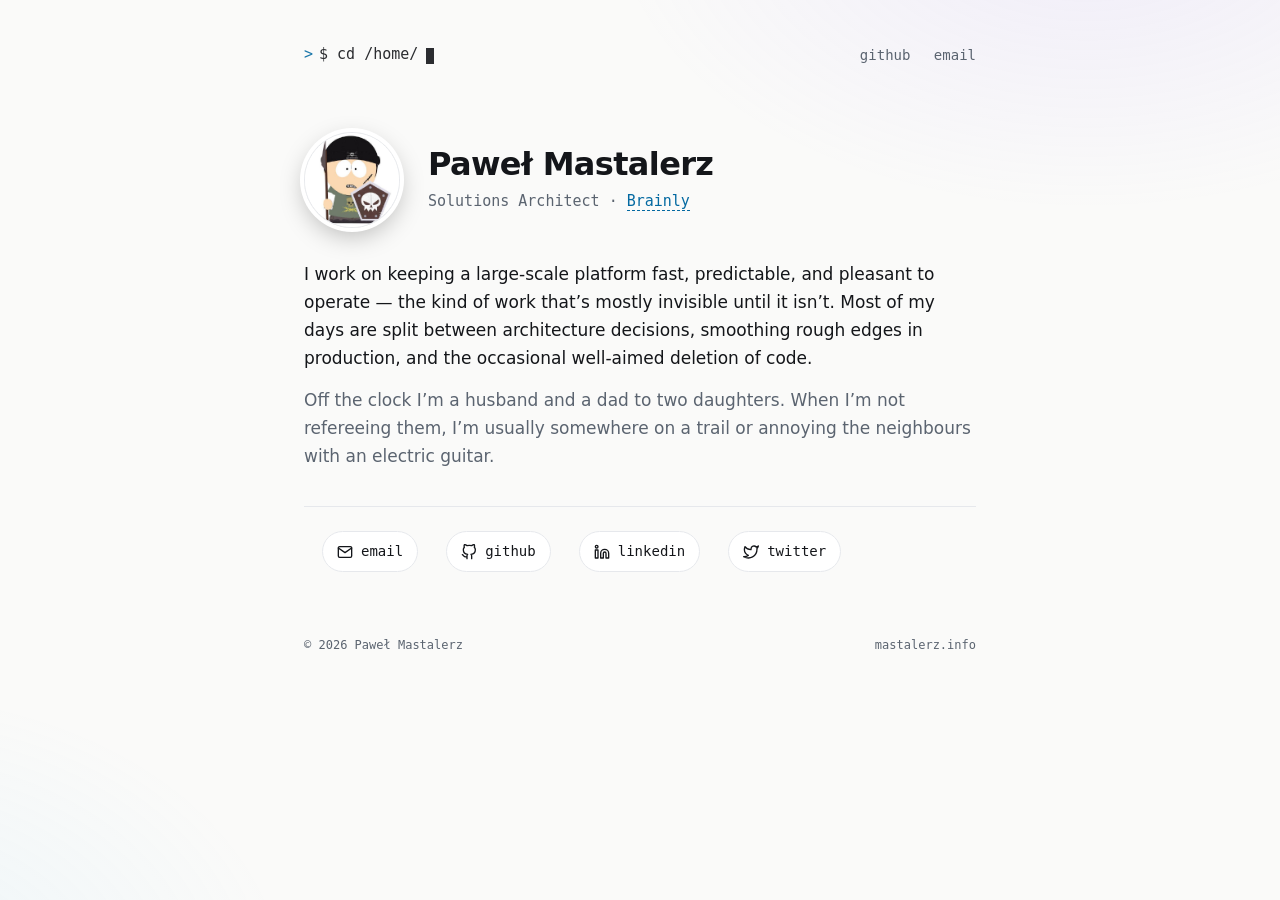
<file: index.html>
<!doctype html>
<html lang="en">
<head>
    <meta charset="utf-8">
    <meta name="viewport" content="width=device-width, initial-scale=1">
    <title>Paweł Mastalerz</title>
    <meta name="description" content="Paweł Mastalerz — Solutions Architect at Brainly.">
    <meta name="author" content="Paweł Mastalerz">
    <link rel="canonical" href="https://mastalerz.info/">

    <meta property="og:type" content="website">
    <meta property="og:title" content="Paweł Mastalerz">
    <meta property="og:description" content="Solutions Architect at Brainly.">
    <meta property="og:url" content="https://mastalerz.info/">
    <meta property="og:image" content="https://mastalerz.info/images/me.jpg">
    <meta name="twitter:card" content="summary">

    <link rel="icon" type="image/png" sizes="32x32" href="/favicon-32x32.png">
    <link rel="icon" type="image/png" sizes="16x16" href="/favicon-16x16.png">
    <link rel="apple-touch-icon" sizes="180x180" href="/apple-touch-icon.png">
    <link rel="shortcut icon" href="/favicon.ico">

    <link rel="stylesheet" href="/style.css">

    <script async src="https://www.googletagmanager.com/gtag/js?id=G-M59LDRW99Y"></script>
    <script>
        window.dataLayer = window.dataLayer || [];
        function gtag(){dataLayer.push(arguments);}
        gtag('js', new Date());
        gtag('config', 'G-M59LDRW99Y', { 'anonymize_ip': true });
    </script>
</head>
<body>
    <div class="wrap">
        <header>
            <a class="logo" href="/" aria-label="Home">
                <span class="mark">&gt;</span>
                <span>$ cd /home/</span>
                <span class="cursor" aria-hidden="true"></span>
            </a>
            <nav>
                <a href="https://github.com/pmastalerz">github</a>
                <a href="mailto:pawel@mastalerz.info">email</a>
            </nav>
        </header>

        <main>
            <section class="hero">
                <img class="avatar" src="/images/me.jpg" alt="Paweł Mastalerz" width="96" height="96">
                <div>
                    <h1>Paweł Mastalerz</h1>
                    <p class="role">Solutions Architect <span aria-hidden="true">·</span> <a class="at" href="https://brainly.com" rel="noopener">Brainly</a></p>
                </div>
            </section>

            <section class="bio">
                <p>I work on keeping a large-scale platform fast, predictable, and pleasant to operate &mdash; the kind of work that&rsquo;s mostly invisible until it isn&rsquo;t. Most of my days are split between architecture decisions, smoothing rough edges in production, and the occasional well-aimed deletion of code.</p>
                <p>Off the clock I&rsquo;m a husband and a dad to two daughters. When I&rsquo;m not refereeing them, I&rsquo;m usually somewhere on a trail or annoying the neighbours with an electric guitar.</p>
            </section>

            <hr class="divider">

            <nav class="contact" aria-label="Contact">
                <a href="mailto:pawel@mastalerz.info" rel="me">
                    <svg viewBox="0 0 24 24" aria-hidden="true"><path d="M4 4h16c1.1 0 2 .9 2 2v12c0 1.1-.9 2-2 2H4c-1.1 0-2-.9-2-2V6c0-1.1.9-2 2-2z"/><polyline points="22,6 12,13 2,6"/></svg>
                    email
                </a>
                <a href="https://github.com/pmastalerz" rel="me noopener" target="_blank">
                    <svg viewBox="0 0 24 24" aria-hidden="true"><path d="M9 19c-5 1.5-5-2.5-7-3m14 6v-3.87a3.37 3.37 0 0 0-.94-2.61c3.14-.35 6.44-1.54 6.44-7A5.44 5.44 0 0 0 20 4.77 5.07 5.07 0 0 0 19.91 1S18.73.65 16 2.48a13.38 13.38 0 0 0-7 0C6.27.65 5.09 1 5.09 1A5.07 5.07 0 0 0 5 4.77a5.44 5.44 0 0 0-1.5 3.78c0 5.42 3.3 6.61 6.44 7A3.37 3.37 0 0 0 9 18.13V22"/></svg>
                    github
                </a>
                <a href="https://www.linkedin.com/in/pmastalerz" rel="me noopener" target="_blank">
                    <svg viewBox="0 0 24 24" aria-hidden="true"><path d="M16 8a6 6 0 0 1 6 6v7h-4v-7a2 2 0 0 0-2-2 2 2 0 0 0-2 2v7h-4v-7a6 6 0 0 1 6-6z"/><rect x="2" y="9" width="4" height="12"/><circle cx="4" cy="4" r="2"/></svg>
                    linkedin
                </a>
                <a href="https://twitter.com/pmastalerz_" rel="me noopener" target="_blank">
                    <svg viewBox="0 0 24 24" aria-hidden="true"><path d="M23 3a10.9 10.9 0 0 1-3.14 1.53 4.48 4.48 0 0 0-7.86 3v1A10.66 10.66 0 0 1 3 4s-4 9 5 13a11.64 11.64 0 0 1-7 2c9 5 20 0 20-11.5a4.5 4.5 0 0 0-.08-.83A7.72 7.72 0 0 0 23 3z"/></svg>
                    twitter
                </a>
            </nav>
        </main>

        <footer>
            <span>&copy; <span id="y">2026</span> Paweł Mastalerz</span>
            <span>mastalerz.info</span>
        </footer>
    </div>
    <script>document.getElementById('y').textContent = new Date().getFullYear();</script>
</body>
</html>
</file>
<file: style.css>
:root {
    --bg: #0e0f12;
    --bg-elev: #15171c;
    --fg: #e7e9ee;
    --muted: #8a8f99;
    --accent: #7dd3fc;
    --accent-2: #a78bfa;
    --border: #20232b;
    --ring: rgba(125, 211, 252, 0.35);
    --mono: ui-monospace, "JetBrains Mono", "SF Mono", Menlo, Consolas, monospace;
    --sans: ui-sans-serif, system-ui, -apple-system, "Segoe UI", Inter, Roboto, "Helvetica Neue", Arial, sans-serif;
}

@media (prefers-color-scheme: light) {
    :root {
        --bg: #fafaf9;
        --bg-elev: #ffffff;
        --fg: #14161a;
        --muted: #5b6470;
        --accent: #0369a1;
        --accent-2: #6d28d9;
        --border: #e6e8ec;
        --ring: rgba(3, 105, 161, 0.25);
    }
}

* { box-sizing: border-box; }

html, body {
    margin: 0;
    padding: 0;
    background: var(--bg);
    color: var(--fg);
    font-family: var(--sans);
    font-size: 17px;
    line-height: 1.65;
    -webkit-font-smoothing: antialiased;
    -moz-osx-font-smoothing: grayscale;
}

body::before {
    content: "";
    position: fixed;
    inset: 0;
    background:
        radial-gradient(800px 500px at 85% -10%, rgba(167, 139, 250, 0.12), transparent 60%),
        radial-gradient(700px 500px at -10% 110%, rgba(125, 211, 252, 0.10), transparent 60%);
    pointer-events: none;
    z-index: 0;
}

.wrap {
    position: relative;
    z-index: 1;
    max-width: 720px;
    margin: 0 auto;
    padding: 40px 24px 80px;
}

header {
    display: flex;
    align-items: center;
    justify-content: space-between;
    margin-bottom: 64px;
}

.logo {
    font-family: var(--mono);
    font-size: 15px;
    color: var(--fg);
    text-decoration: none;
    display: inline-flex;
    align-items: center;
    gap: 6px;
    opacity: 0.9;
}

.logo .mark { color: var(--accent); }
.logo .cursor {
    display: inline-block;
    width: 8px;
    height: 16px;
    background: var(--fg);
    margin-left: 2px;
    transform: translateY(2px);
    animation: blink 1s steps(2, start) infinite;
}

@keyframes blink { to { visibility: hidden; } }

nav a {
    color: var(--muted);
    text-decoration: none;
    font-size: 14px;
    font-family: var(--mono);
    margin-left: 18px;
    transition: color 0.2s;
}
nav a:hover { color: var(--fg); }

main { display: block; }

.hero {
    display: flex;
    align-items: center;
    gap: 28px;
    margin-bottom: 32px;
}

.avatar {
    width: 96px;
    height: 96px;
    border-radius: 50%;
    object-fit: cover;
    border: 1px solid var(--border);
    box-shadow: 0 0 0 4px var(--bg-elev), 0 8px 24px rgba(0,0,0,0.25);
    flex-shrink: 0;
}

h1 {
    font-size: 32px;
    line-height: 1.15;
    margin: 0 0 6px;
    letter-spacing: -0.02em;
    font-weight: 700;
}

.role {
    margin: 0;
    color: var(--muted);
    font-size: 15px;
    font-family: var(--mono);
}

.role .at {
    color: var(--accent);
    text-decoration: none;
    border-bottom: 1px dashed var(--accent);
}
.role .at:hover { color: var(--accent-2); border-color: var(--accent-2); }

.bio p {
    margin: 0 0 14px;
    color: var(--fg);
}

.bio p + p { color: var(--muted); }

.divider {
    height: 1px;
    background: var(--border);
    margin: 36px 0 24px;
    border: 0;
}

.contact {
    display: flex;
    flex-wrap: wrap;
    gap: 10px;
}

.contact a {
    display: inline-flex;
    align-items: center;
    gap: 8px;
    padding: 8px 14px;
    border: 1px solid var(--border);
    border-radius: 999px;
    color: var(--fg);
    text-decoration: none;
    font-size: 14px;
    font-family: var(--mono);
    background: var(--bg-elev);
    transition: transform 0.15s ease, border-color 0.2s ease, color 0.2s ease, box-shadow 0.2s ease;
}

.contact a:hover {
    color: var(--accent);
    border-color: var(--accent);
    transform: translateY(-1px);
    box-shadow: 0 0 0 4px var(--ring);
}

.contact svg {
    width: 16px;
    height: 16px;
    stroke: currentColor;
    fill: none;
    stroke-width: 2;
    stroke-linecap: round;
    stroke-linejoin: round;
}

footer {
    margin-top: 64px;
    color: var(--muted);
    font-family: var(--mono);
    font-size: 12px;
    display: flex;
    justify-content: space-between;
    align-items: center;
}

footer a { color: inherit; text-decoration: none; }
footer a:hover { color: var(--fg); }

@media (max-width: 520px) {
    .wrap { padding: 28px 18px 60px; }
    header { margin-bottom: 40px; }
    .hero { flex-direction: column; align-items: flex-start; gap: 18px; }
    h1 { font-size: 26px; }
    nav a { margin-left: 12px; }
}

@media (prefers-reduced-motion: reduce) {
    .logo .cursor { animation: none; }
    .contact a { transition: none; }
}
</file>
